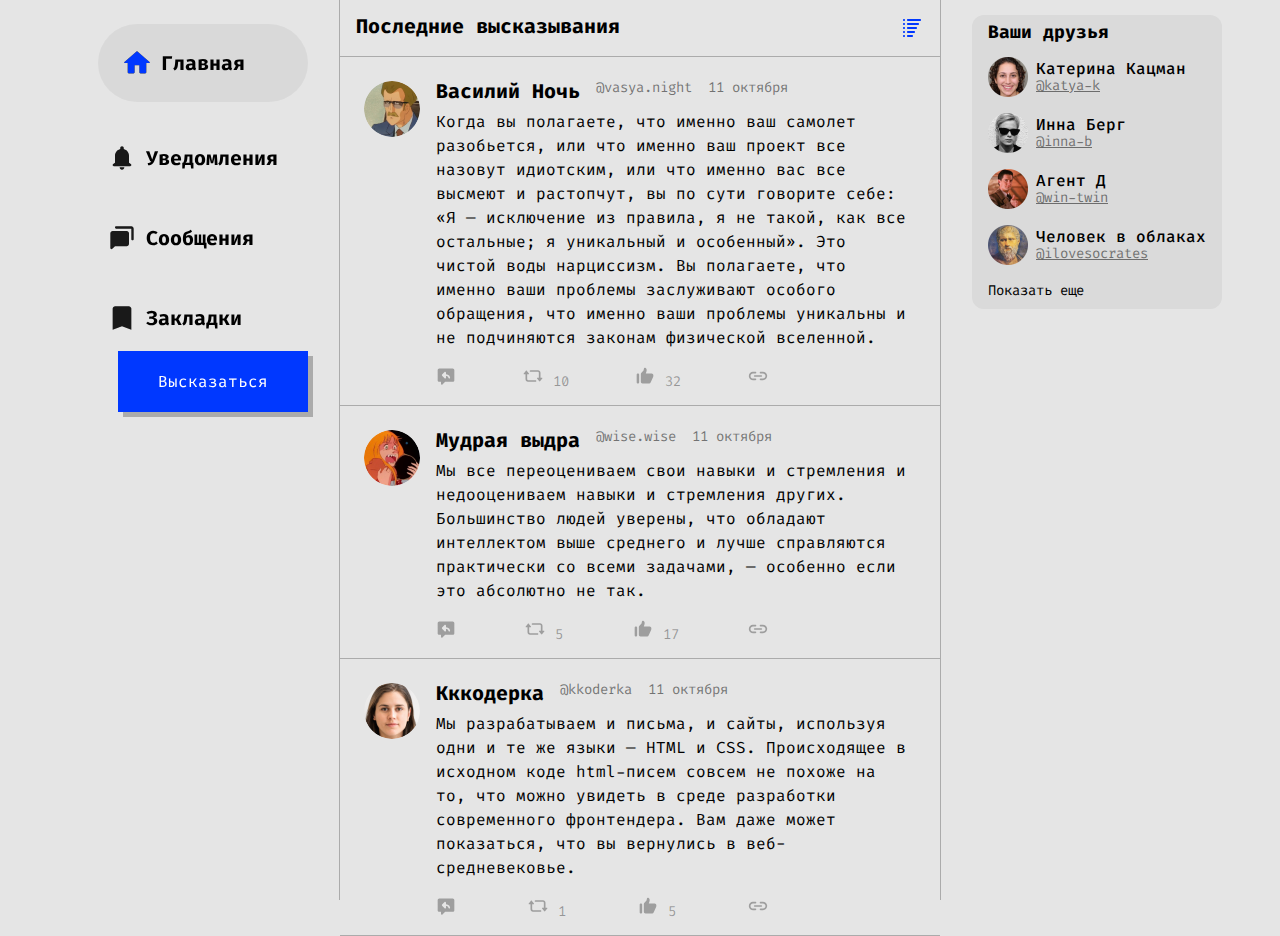
<file: index.html>
<!DOCTYPE html>
<html lang="en" dir="ltr">
  <head>
    <meta charset="utf-8">
    <title>ТвиТеллер</title>
    <link rel="stylesheet" href="styles/main.css">
    <meta name="viewport" content="width=device-width, initial-scale=1">
  </head>
  <body>

    <nav class="left">
      <ul>

        <li class="left_list highlight">
          <div class="nav__icon nav__icon--home">
            <img src="img/home-icn.svg" alt="Главная">
          </div>
          Главная
        </li>

        <li class="left_list">
          <div class="nav__icon nav__icon--bell">
            <img src="img/bell-icn.svg" alt="Уведомления">
          </div>
            Уведомления
        </li>

        <li class="left_list">
          <div class="nav__icon nav__icon--chat">
          <img src="img/chat-icn.svg" alt="Сообщения">
          </div>
          Сообщения
        </li>

        <li class="left_list">
          <div class="nav__icon nav__icon--bookmark">
          <img src="img/bookmark-icn.svg" alt="Закладки">
          </div>
          Закладки
        </li>
      </ul>
      <a class="speakout" href="#">Высказаться</a>
    </nav>

    <aside>
    <ul>
      <li>Ваши друзья</li>
      <li class="aside__user">
        <img src="img/ava-katya.png" alt="Картинка пользователя">
        <div class="aside__user__info">
          <div class="aside__user__info__name">
            Катерина Кацман
          </div>
          <a class="aside__user__info__nick" href="#">
            @katya-k
          </a>
        </div>
      </li>
      <li class="aside__user">
        <img src="img/ava-inna.png" alt="Картинка пользователя">
        <div class="aside__user__info">
          <div class="aside__user__info__name">
            Инна Берг
          </div>
          <a class="aside__user__info__nick" href="#">
            @inna-b
          </a>
        </div>
      </li>
      <li class="aside__user">
        <img src="img/ava-dale.png" alt="Картинка пользователя">
        <div class="aside__user__info">
          <div class="aside__user__info__name">
            Агент Д
          </div>
          <a class="aside__user__info__nick" href="#">
            @win-twin
          </a>
        </div>
      </li>
      <li class="aside__user">
        <img src="img/ava-platon.png" alt="Картинка пользователя">
        <div class="aside__user__info">
          <div class="aside__user__info__name">
            Человек в облаках
          </div>
          <a class="aside__user__info__nick" href="#">
            @ilovesocrates
          </a>
        </div>
      </li>
      <li>Показать еще</li>
    </ul>
  </aside>

    <main>

      <header class="main__header">
        <h2>Последние высказывания</h2>
        <img src="img/sort-icn.svg" alt="Иконка сортировки">
      </header>

      <article class="story">
        <img class="story__user-ava" src="img/ava-vasya.png" alt="Фотография пользователя">
        <div class="story__body">
          <header class="story__body__header">
            <h3>Василий Ночь</h3>
            <a href="#">@vasya.night</a>
            <span>11 октября</span>
          </header>
          <p>
            Когда вы полагаете, что именно ваш самолет разобьется, или что именно ваш проект все назовут идиотским, или что именно вас все высмеют и растопчут, вы по сути говорите себе: «Я — исключение из правила, я не такой, как все остальные; я уникальный и особенный». Это чистой воды нарциссизм. Вы полагаете, что именно ваши проблемы заслуживают особого обращения, что именно ваши проблемы уникальны и не подчиняются законам физической вселенной.
          </p>
          <ul class="story__body__actions">
            <li>
              <img src="img/reply-icn.svg" alt="Иконка ответа">
            </li>
            <li>
              <img src="img/retweet-icn.svg" alt="Иконка ретвита">
              <span class="story__body__actions__item">10</span>
            </li>
            <li>
              <img src="img/like-icn.svg" alt="Иконка одобрения">
              <span class="story__body__actions__item">32</span>
            </li>
            <li>
              <img src="img/link-icn.svg" alt="Иконка поделиться">
            </li>
          </ul>
          </article>

          <article class="story">
          <img class="story__user-ava" src="img/ava-wise.png" alt="Фотография пользователя">
          <div class="story__body">
            <header class="story__body__header">
              <h3>Мудрая выдра</h3>
              <a href="#">@wise.wise</a>
              <span>11 октября</span>
            </header>
            <p>
              Мы все переоцениваем свои навыки и стремления и недооцениваем навыки и стремления других. Большинство людей уверены, что обладают интеллектом выше среднего и лучше справляются практически со всеми задачами, — особенно если это абсолютно не так.
            </p>
            <ul class="story__body__actions">
              <li>
                <img src="img/reply-icn.svg" alt="Иконка ответа">
              </li>
              <li>
                <img src="img/retweet-icn.svg" alt="Иконка ретвита">
                <span class="story__body__actions__item">5</span>
              </li>
              <li>
                <img src="img/like-icn.svg" alt="Иконка одобрения">
                <span class="story__body__actions__item">17</span>
              </li>
              <li>
                <img src="img/link-icn.svg" alt="Иконка поделиться">
              </li>
            </ul>
          </article>

          <article class="story">
          <img class="story__user-ava" src="img/ava-kkoderka.png" alt="Фотография пользователя">
          <div class="story__body">
            <header class="story__body__header">
              <h3>Кккодерка</h3>
              <a href="#">@kkoderka</a>
              <span>11 октября</span>
            </header>
            <p>
              Мы разрабатываем и письма, и сайты, используя одни и те же языки — HTML и CSS. Происходящее в исходном коде html-писем совсем не похоже на то, что можно увидеть в среде разработки современного фронтендера. Вам даже может показаться, что вы вернулись в веб-средневековье.
            </p>
            <ul class="story__body__actions">
              <li>
                <img src="img/reply-icn.svg" alt="Иконка ответа">
              </li>
              <li>
                <img src="img/retweet-icn.svg" alt="Иконка ретвита">
                <span class="story__body__actions__item">1</span>
              </li>
              <li>
                <img src="img/like-icn.svg" alt="Иконка одобрения">
                <span class="story__body__actions__item">5</span>
              </li>
              <li>
                <img src="img/link-icn.svg" alt="Иконка поделиться">
              </li>
            </ul>
          </article>

        </div>
      </article>
    </main>
  </body>
</html>
</file>
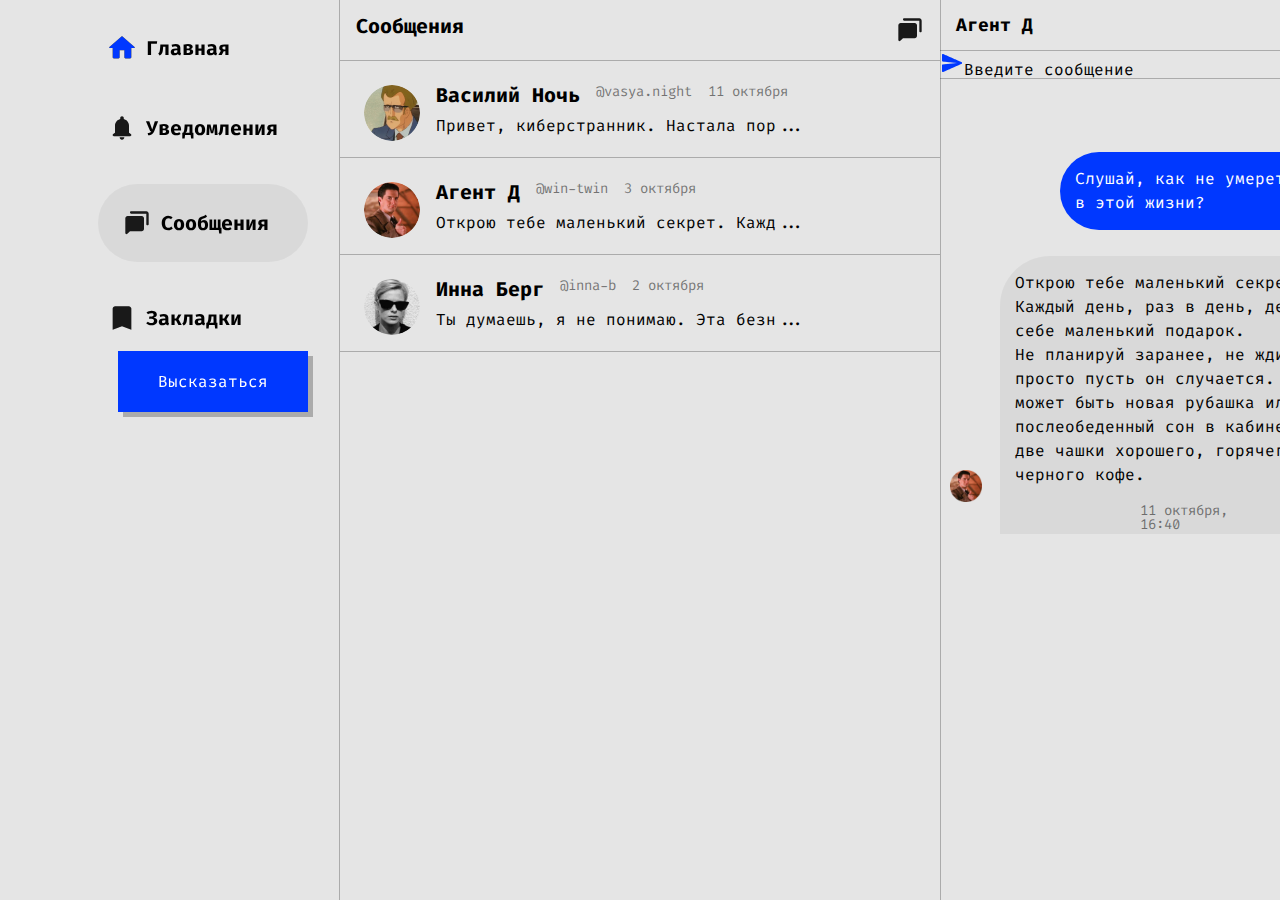
<file: messages.html>
<!DOCTYPE html>
<html lang="en" dir="ltr">
  <head>
    <meta charset="utf-8">
    <title>Сообщения</title>
    <link rel="stylesheet" href="styles/main.css">
    <meta name="viewport" content="width=device-width, initial-scale=1">
  </head>
  <body>

    <nav class="left">
      <ul>

        <li class="left_list">
          <div class="nav__icon nav__icon--home">
            <img src="img/home-icn.svg" alt="Главная">
          </div>
          Главная
        </li>

        <li class="left_list">
          <div class="nav__icon nav__icon--bell">
            <img src="img/bell-icn.svg" alt="Уведомления">
          </div>
            Уведомления
        </li>

        <li class="left_list highlight">
          <div class="nav__icon nav__icon--chat">
          <img src="img/chat-icn.svg" alt="Сообщения">
          </div>
          Сообщения
        </li>

        <li class="left_list">
          <div class="nav__icon nav__icon--bookmark">
          <img src="img/bookmark-icn.svg" alt="Закладки">
          </div>
          Закладки
        </li>
      </ul>
      <a class="speakout" href="#">Высказаться</a>
    </nav>

    <aside class="messages">
      <div class="messages__body">
        <header class="messages__header">
          <h2>Агент Д</h2>
          <a href="#">@win-twin</a>
        </header>
      </div>

    <div class="blue_gray_messages">

      <p class="blue_message_box">Слушай, как не умереть со скуки в этой жизни?</p>

      <span class="messages_date">11 октября, 12:00</span>

      <img class="story__user-ava_messages" src="img/ava-dale.png" alt="Фотография пользователя">

      <p class="gray_message_box">Открою тебе маленький секрет. Каждый день, раз в день, делай себе маленький подарок. Не планируй заранее, не жди его, просто пусть он случается. Это может быть новая рубашка или послеобеденный сон в кабинете, или две чашки хорошего, горячего, черного кофе.</p>

      <span class="messages_date_2">11 октября, 16:40</span>
    </div>

    <img src="img/icons8-sent.png"

    <p class="enter_message">Введите сообщение</p>

    </aside>

    <main>

      <header class="main__header">
        <h2>Сообщения</h2>
        <img src="img/chat-icn.svg" alt="Иконка сообщений">
      </header>

    <article class="story">
      <img class="story__user-ava" src="img/ava-vasya.png" alt="Фотография пользователя">
      <div class="story__body">
        <header class="story__body__header">
          <h3>Василий Ночь</h3>
          <a href="#">@vasya.night</a>
          <span>11 октября</span>
        </header>
        <p>
          Привет, киберстранник. Настала пор...
        </p>
        </article>

        <article class="story">
          <img class="story__user-ava" src="img/ava-dale.png" alt="Фотография пользователя">
          <div class="story__body">
            <header class="story__body__header">
              <h3>Агент Д</h3>
              <a href="#">@win-twin</a>
              <span>3 октября</span>
            </header>
            <p>
              Открою тебе маленький секрет. Кажд...
            </p>
            </article>

        <article class="story">
          <img class="story__user-ava" src="img/ava-inna.png" alt="Фотография пользователя">
          <div class="story__body">
            <header class="story__body__header">
              <h3>Инна Берг</h3>
              <a href="#">@inna-b</a>
              <span>2 октября</span>
              </header>
              <p>
                Ты думаешь, я не понимаю. Эта безн...
              </p>
              </article>

        </main>


  </body>
</html>
</file>
<file: styles/main.css>
@import "reset.css";
@import url('https://fonts.googleapis.com/css?family=Fira+Code:400,700&display=swap');

body {
  background-color: #E5E5E5;
  font-family: 'Fira Code', monospace;
  -webkit-font-smoothing: antialiased;
  -moz-osx-font-smoothing: grayscale;
  box-sizing: border-box;
}

.left {
  position: fixed;
  left: calc((100vw - 600px) / 2);
  transform: translateX(-100%);
  padding: 24px 32px 0 0;
}

.left ul .left_list {
  font-weight: bold;
  font-size: 20px;
  margin-bottom: 32px;
  display: flex;
  align-items: center;


}

.highlight {
  background: rgba(0, 0, 0, 0.05);
  border-radius: 50px;
  padding: 15px;
}

.right {
  position: fixed;
  right: calc((100vw - 600px) / 2);
  transform: translateX(100%);
  padding: 24px 32px 0 0;
  text-align: right;
}

.nav__icon {
  width: 28px;
  height: 28px;
  background: #000;
  display: inline-block;
  margin: 10px;
  vertical-align: top;
}

.nav__icon--home {
  mask: url(../img/home-icn.svg);
  -webkit-mask: url(../img/home-icn.svg);
}

.nav__icon--bell {
  mask: url(../img/bell-icn.svg);
  -webkit-mask: url(../img/bell-icn.svg);
}

.nav__icon--chat {
  mask: url(../img/chat-icn.svg);
  -webkit-mask: url(../img/chat-icn.svg);
}

.nav__icon--bookmark {
  mask: url(../img/bookmark-icn.svg);
  -webkit-mask: url(../img/bookmark-icn.svg);
}

nav ul .left_list:hover {
  color: #0038FF;
  background-color: rgba(0, 0, 0, 0.05);
}

nav ul .left_list:hover .nav__icon--home:hover .nav__icon--bell:hover {
  background: #0038FF;
  cursor: pointer;
}

.speakout {
  background: #0038FF;
  text-decoration: none;
  padding: 20px 40px;
  color: white;
  margin-left: 20px;
  box-shadow: 5px 5px 0 rgba(0, 0, 0, 0.25);
}

/* MAIN */

main {
  width: 600px;
  height: 100vh;
  margin: 0 auto;
  border-left: 1px solid rgba(0, 0, 0, 0.25);
  border-right: 1px solid rgba(0, 0, 0, 0.25);
}

.main__header {
  display: flex;
  justify-content: space-between;
  padding: 16px;
  border-bottom: 1px solid rgba(0, 0, 0, 0.25);
}

.main__header h2 {
  font-weight: bold;
  font-size: 20px;
}

h2 {
  font-weight: bold;
  font-size: 18px;
}

h3 {
  font-weight: 500;
  font-size: 16px;
  line-height: 21px;
}

.story {
  display: flex;
  padding: 24px 32px 16px 24px;
  border-bottom: 1px solid rgba(0, 0, 0, 0.25);
}

.story__user-ava {
  border-radius: 50px;
  width: 56px;
  height: 56px;
  margin-right: 16px;
}

.story__body__header h3 {
  font-weight: bold;
  font-size: 20px;
}

.story__body__header a {
  text-decoration: none;
}

.story__body__header a,
.story__body__header span {
  color: rgba(0, 0, 0, 0.5);
  font-size: 14px;
}

.story__body__header {
  display: flex;
}

.story__body__header * {
  margin-right: 16px;
}

.story__body p {
  font-size: 16px;
  line-height: 24px;
  padding-top: 8px;
}

.story__body__actions {
  display: flex;
  width: 332px;
  justify-content: space-between;
  margin-top: 16px;
}

.story__body__actions .left_list {
  position: relative;
  display: flex;
  align-items: center;
}

.story__body__actions .left_list:hover {
  cursor: pointer;
  filter: brightness(0.05);
}

.story__body__actions__item {
  transform: translateY(25%);
  font-size: 14px;
  color: rgba(0, 0, 0, 0.35);
}

aside {
  position: absolute;
  right: calc((100vw - 600px) / 2);
  transform: translateX(100%);
}
aside ul {
  background-color: rgba(25, 25, 25, 0.05);
  margin-left: 32px;
  margin-top: 15px;
  border-radius: 12px;
}
aside ul li:first-child {
  padding: 8px 16px;
  font-weight: bold;
  font-size: 18px;
}
.aside__user {
  display: flex;
  align-items: center;
  padding: 8px 16px;
  border-top: 1px solid var(--light-gray);
}
.aside__user img {
  width: 40px;
  height: 40px;
  margin-right: 8px;
}
.aside__user__info__name {
  font-size: 16px;
  font-weight: 500;
}
.aside__user__info__nick {
  font-size: 14px;
  color: rgba(0, 0, 0, 0.5);
}
aside ul li:last-child {
  font-size: 14px;
  color: var(--accent-color);
  border-top: 1px solid var(--light-gray);
  padding: 11px 16px;
}

@media (max-width: 1024px) {
  nav {
    padding: 16px 16px 0 0;
  }
  .nav__menu li a {
    padding: 16px 0;
  }
  .nav__menu__text {
    display: none;
  }
  .nav__btn {
    padding: 0;
    width: 32px;
    height: 32px;
    border-radius: 32px;
    display: flex;
    align-items: center;
    justify-content: center;
  }
  .nav__btn__icn {
    background-image: url(../img/new-tweet.svg);
    width: 20px;
    height: 20px;
  }
  .nav__btn__text {
    display: none;
  }
  aside ul {
    margin-left: 16px;
  }
}

.messages {
  position: absolute;
  right: calc((100vw - 600px) / 2);
  transform: translateX(100%);
  border-right: 1px solid rgba(0, 0, 0, 0.25);
  border-bottom: 1px solid rgba(0, 0, 0, 0.25);
  width: 480px;
}

.messages__header {
  display: flex;
  justify-content: space-between;
  padding: 16px;
  border-bottom: 1px solid rgba(0, 0, 0, 0.25);
  width: 480px;
}

.messages__header a,
.messages__header span {
    color: rgba(0, 0, 0, 0.5);
    font-size: 14px;
}

.messages_date {
  color: rgba(0, 0, 0, 0.5);
  font-size: 14px;
  position: absolute;
  width: 123px;
  height: 16px;
  left: 400px;
  top: 216px;
}

.messages_date_2 {
  color: rgba(0, 0, 0, 0.5);
  font-size: 14px;
  position: absolute;
  width: 123px;
  height: 16px;
  left: 200px;
  top: 504px;
}

.blue_message_box {
  background: #0038FF;
  border-radius: 50px 50px 0 50px;
  padding: 15px;
  color: #ffffff;
  width: 349px;
  line-height: 24px;
  position: absolute;
  width: 317px;
  height: 48px;
  left: 120px;
  top: 152px;
}

.gray_message_box {
  background: rgba(0, 0, 0, 0.05);
  border-radius: 50px 50px 50px 0;
  padding: 15px;
  line-height: 24px;
  position: absolute;
  width: 349px;
  height: 248px;
  left: 60px;
  top: 256px;
}

.story__user-ava_messages {
  position: absolute;
  width: 32px;
  height: 32px;
  left: 10px;
  top: 470px;
}

.enter_message {
  color: rgba(0, 0, 0, 0.25);
}

@media (max-width: 768px) query {
  * {
    font-size: 10px;
  }
}
</file>
